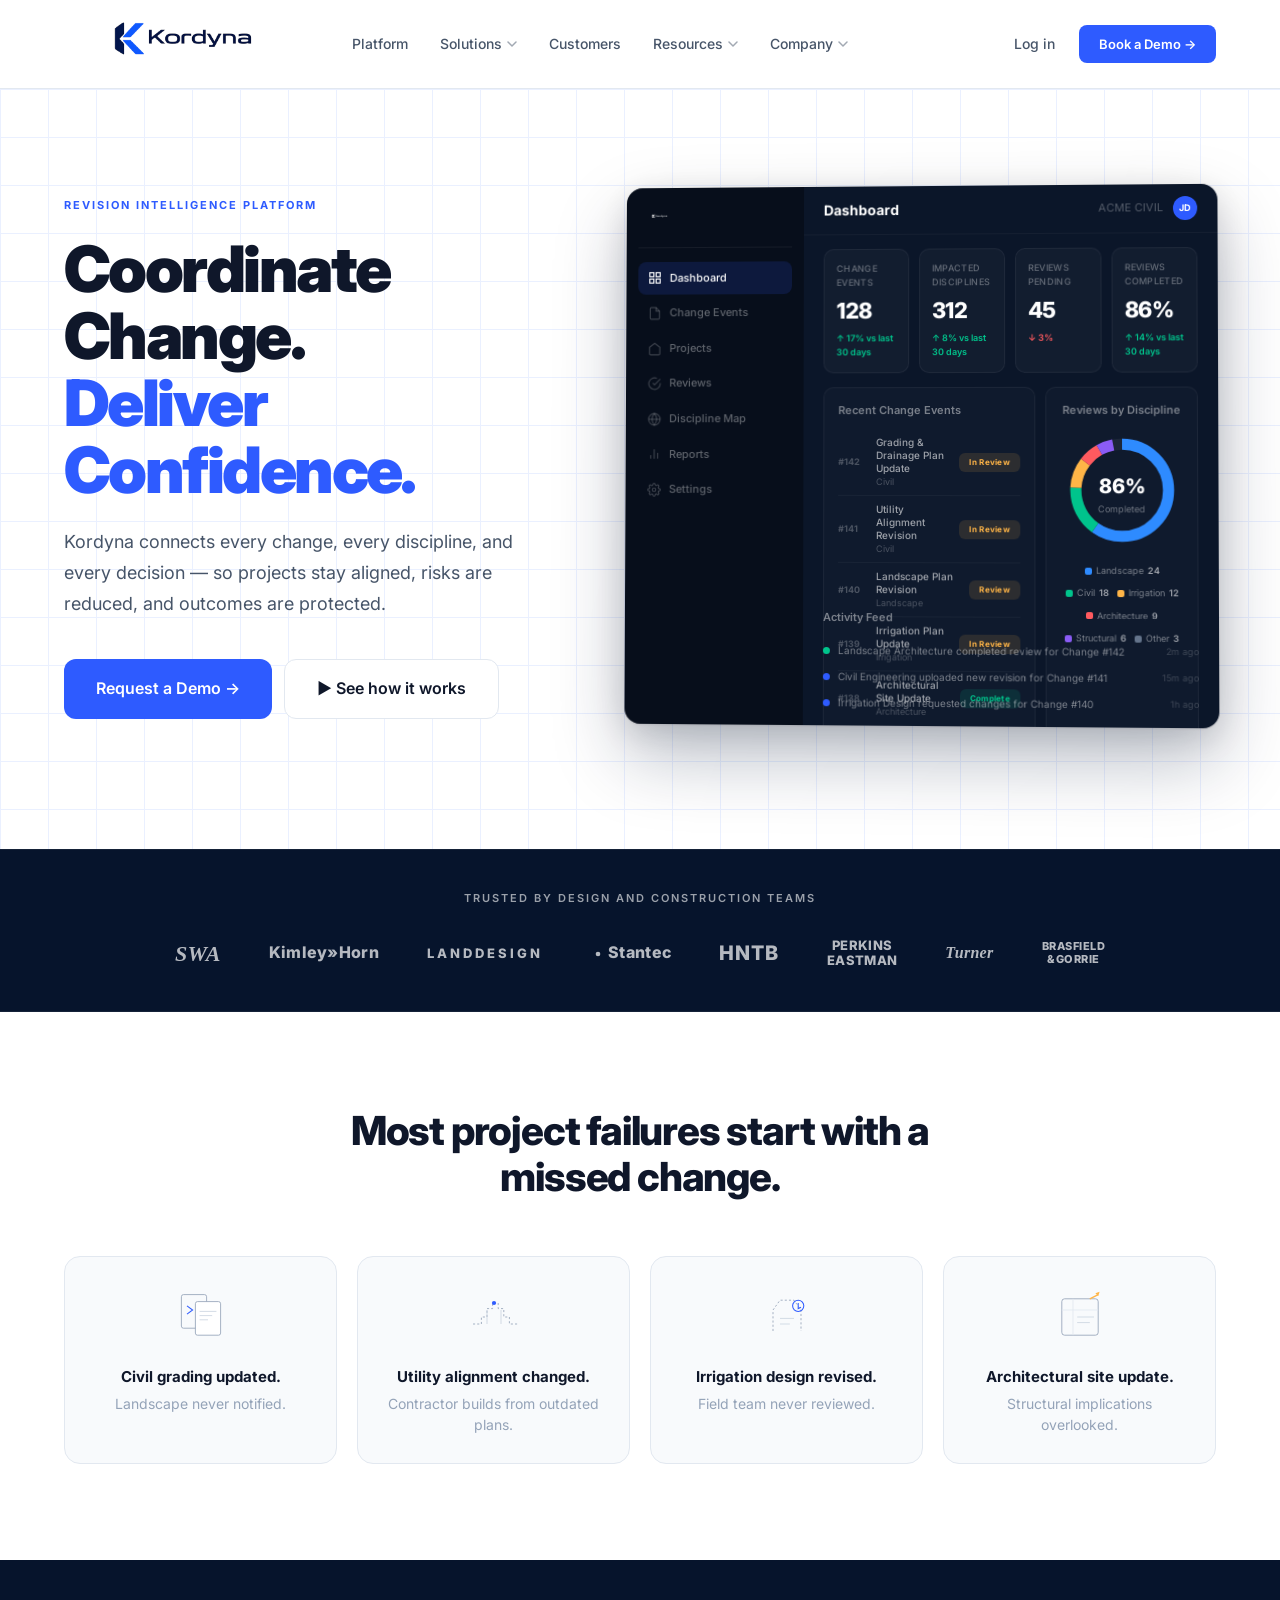
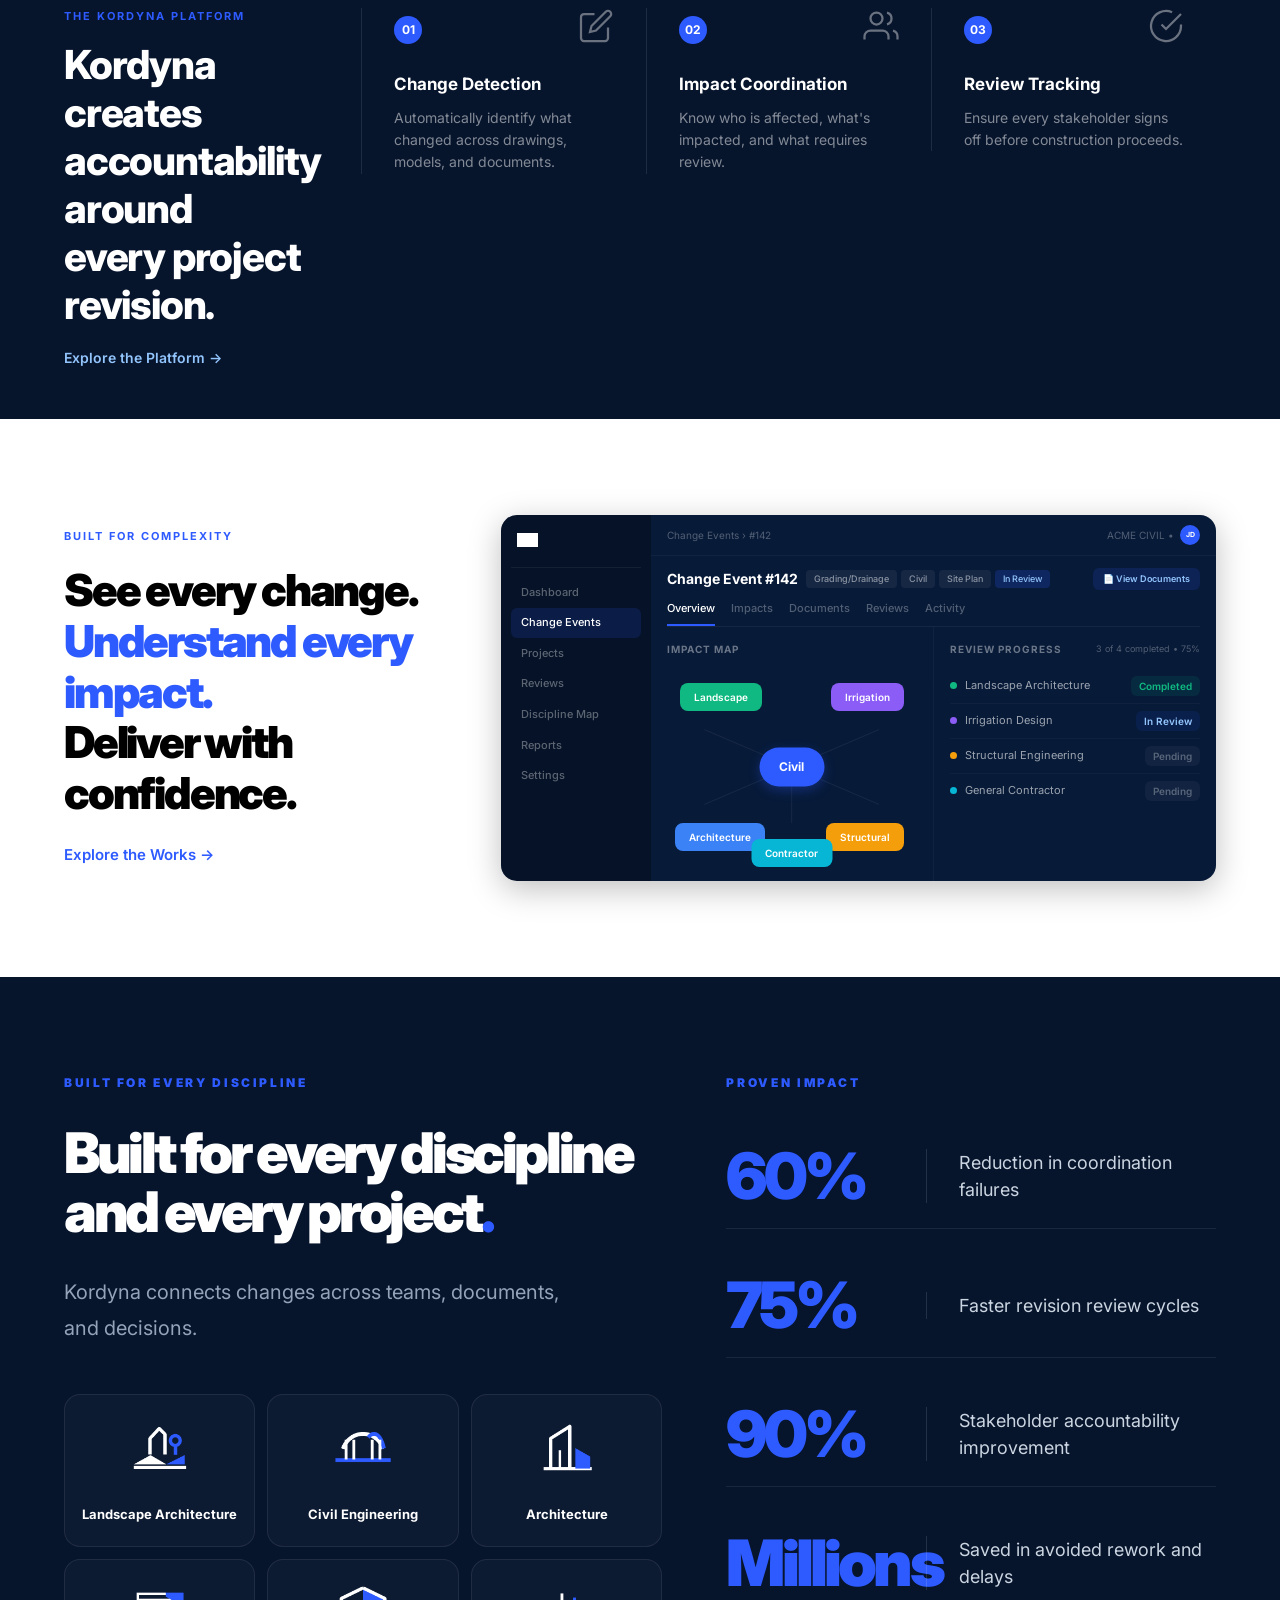
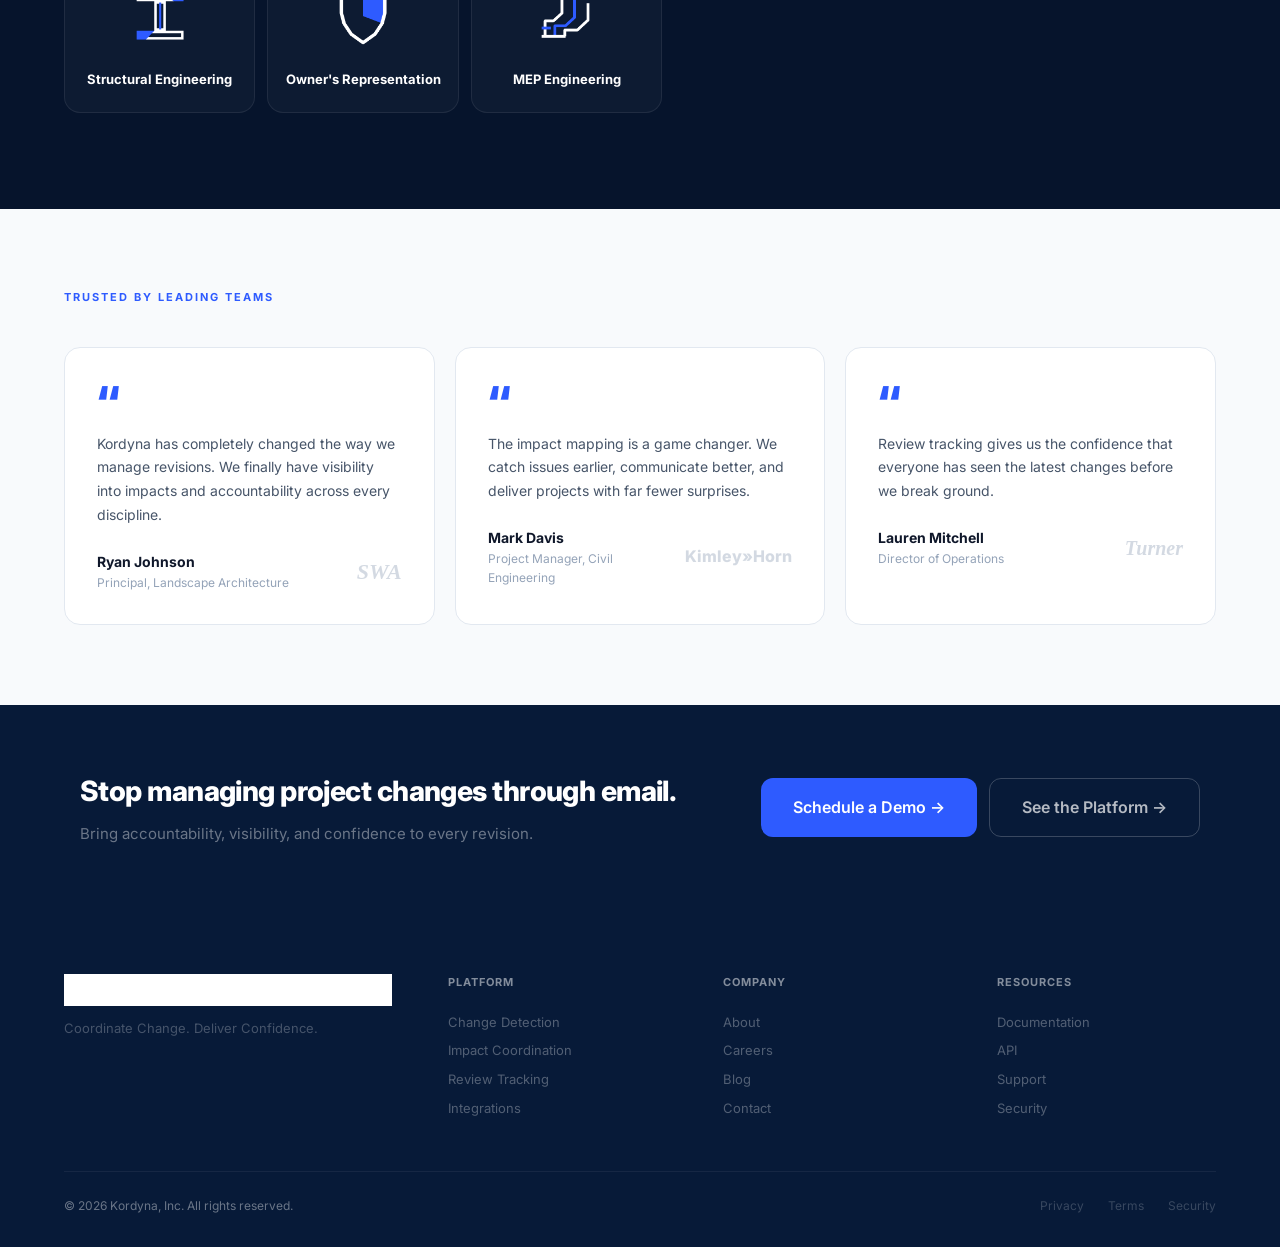
<file: static/landing.html>
<!DOCTYPE html>
<html lang="en">
<head>
  <meta charset="UTF-8">
  <meta name="viewport" content="width=device-width, initial-scale=1.0">
  <title>Kordyna — Coordinate Change. Deliver Confidence.</title>
  <link rel="preconnect" href="https://fonts.googleapis.com">
  <link href="https://fonts.googleapis.com/css2?family=Inter:wght@400;500;600;700;800;900&display=swap" rel="stylesheet">
  <link rel="stylesheet" href="/static/landing.css">
</head>
<body>

  <!-- NAV -->
  <header>
    <nav class="nav">
      <div class="nav-inner">
        <a href="/" class="nav-logo">
          <img src="/static/logo-nav.png" alt="Kordyna" class="nav-logo-img">
        </a>
        <div class="nav-links">
          <a href="#platform">Platform</a>
          <a href="#solutions">Solutions <svg width="10" height="6" viewBox="0 0 10 6" fill="none"><path d="M1 1l4 4 4-4" stroke="currentColor" stroke-width="1.5" stroke-linecap="round" stroke-linejoin="round"/></svg></a>
          <a href="#customers">Customers</a>
          <a href="#resources">Resources <svg width="10" height="6" viewBox="0 0 10 6" fill="none"><path d="M1 1l4 4 4-4" stroke="currentColor" stroke-width="1.5" stroke-linecap="round" stroke-linejoin="round"/></svg></a>
          <a href="#company">Company <svg width="10" height="6" viewBox="0 0 10 6" fill="none"><path d="M1 1l4 4 4-4" stroke="currentColor" stroke-width="1.5" stroke-linecap="round" stroke-linejoin="round"/></svg></a>
        </div>
        <div class="nav-actions">
          <a href="/app" class="nav-login">Log in</a>
          <a href="/app" class="btn btn-primary btn-nav">Book a Demo &rarr;</a>
        </div>
      </div>
    </nav>
  </header>

  <!-- HERO -->
  <section class="hero">
    <div class="container">
      <div class="hero-grid">
        <div class="hero-content">
          <div class="hero-badge">Revision Intelligence Platform</div>
          <h1>Coordinate Change.<br><span class="hero-accent">Deliver Confidence.</span></h1>
          <p class="hero-sub">Kordyna connects every change, every discipline, and every decision &mdash; so projects stay aligned, risks are reduced, and outcomes are protected.</p>
          <div class="hero-actions">
            <a href="/app" class="btn btn-primary btn-lg">Request a Demo &rarr;</a>
            <a href="#platform" class="btn btn-secondary btn-lg">&#9654; See how it works</a>
          </div>
        </div>
        <div class="hero-visual">
          <div class="dash-mock">
            <div class="dash-sidebar">
              <div class="dash-logo-sm">
                <img src="/static/logo-nav.png" alt="Kordyna" style="height:18px;filter:brightness(0) invert(1);">
              </div>
              <div class="dash-nav-item active">
                <svg width="14" height="14" viewBox="0 0 24 24" fill="none" stroke="currentColor" stroke-width="2"><rect x="3" y="3" width="7" height="7"/><rect x="14" y="3" width="7" height="7"/><rect x="3" y="14" width="7" height="7"/><rect x="14" y="14" width="7" height="7"/></svg>
                Dashboard
              </div>
              <div class="dash-nav-item">
                <svg width="14" height="14" viewBox="0 0 24 24" fill="none" stroke="currentColor" stroke-width="2"><path d="M14 2H6a2 2 0 00-2 2v16a2 2 0 002 2h12a2 2 0 002-2V8z"/><polyline points="14 2 14 8 20 8"/></svg>
                Change Events
              </div>
              <div class="dash-nav-item">
                <svg width="14" height="14" viewBox="0 0 24 24" fill="none" stroke="currentColor" stroke-width="2"><path d="M3 9l9-7 9 7v11a2 2 0 01-2 2H5a2 2 0 01-2-2z"/></svg>
                Projects
              </div>
              <div class="dash-nav-item">
                <svg width="14" height="14" viewBox="0 0 24 24" fill="none" stroke="currentColor" stroke-width="2"><path d="M22 11.08V12a10 10 0 11-5.93-9.14"/><polyline points="22 4 12 14.01 9 11.01"/></svg>
                Reviews
              </div>
              <div class="dash-nav-item">
                <svg width="14" height="14" viewBox="0 0 24 24" fill="none" stroke="currentColor" stroke-width="2"><circle cx="12" cy="12" r="10"/><line x1="2" y1="12" x2="22" y2="12"/><path d="M12 2a15.3 15.3 0 014 10 15.3 15.3 0 01-4 10 15.3 15.3 0 01-4-10 15.3 15.3 0 014-10z"/></svg>
                Discipline Map
              </div>
              <div class="dash-nav-item">
                <svg width="14" height="14" viewBox="0 0 24 24" fill="none" stroke="currentColor" stroke-width="2"><line x1="18" y1="20" x2="18" y2="10"/><line x1="12" y1="20" x2="12" y2="4"/><line x1="6" y1="20" x2="6" y2="14"/></svg>
                Reports
              </div>
              <div class="dash-nav-item">
                <svg width="14" height="14" viewBox="0 0 24 24" fill="none" stroke="currentColor" stroke-width="2"><circle cx="12" cy="12" r="3"/><path d="M19.4 15a1.65 1.65 0 00.33 1.82l.06.06a2 2 0 010 2.83 2 2 0 01-2.83 0l-.06-.06a1.65 1.65 0 00-1.82-.33 1.65 1.65 0 00-1 1.51V21a2 2 0 01-4 0v-.09A1.65 1.65 0 009 19.4a1.65 1.65 0 00-1.82.33l-.06.06a2 2 0 01-2.83-2.83l.06-.06A1.65 1.65 0 004.68 15a1.65 1.65 0 00-1.51-1H3a2 2 0 010-4h.09A1.65 1.65 0 004.6 9a1.65 1.65 0 00-.33-1.82l-.06-.06a2 2 0 012.83-2.83l.06.06A1.65 1.65 0 009 4.68a1.65 1.65 0 001-1.51V3a2 2 0 014 0v.09a1.65 1.65 0 001 1.51 1.65 1.65 0 001.82-.33l.06-.06a2 2 0 012.83 2.83l-.06.06A1.65 1.65 0 0019.4 9a1.65 1.65 0 001.51 1H21a2 2 0 010 4h-.09a1.65 1.65 0 00-1.51 1z"/></svg>
                Settings
              </div>
            </div>
            <div class="dash-main">
              <div class="dash-topbar">
                <span class="dash-topbar-title">Dashboard</span>
                <span class="dash-topbar-org">ACME CIVIL</span>
                <span class="dash-topbar-avatar">JD</span>
              </div>
              <div class="dash-stats">
                <div class="dash-stat">
                  <span class="dash-stat-label">Change Events</span>
                  <span class="dash-stat-val">128</span>
                  <span class="dash-stat-delta up">&uarr; 17% vs last 30 days</span>
                </div>
                <div class="dash-stat">
                  <span class="dash-stat-label">Impacted Disciplines</span>
                  <span class="dash-stat-val">312</span>
                  <span class="dash-stat-delta up">&uarr; 8% vs last 30 days</span>
                </div>
                <div class="dash-stat">
                  <span class="dash-stat-label">Reviews Pending</span>
                  <span class="dash-stat-val">45</span>
                  <span class="dash-stat-delta down">&darr; 3%</span>
                </div>
                <div class="dash-stat">
                  <span class="dash-stat-label">Reviews Completed</span>
                  <span class="dash-stat-val">86%</span>
                  <span class="dash-stat-delta up">&uarr; 14% vs last 30 days</span>
                </div>
              </div>
              <div class="dash-body-grid">
                <div class="dash-table">
                  <div class="dash-table-title">Recent Change Events</div>
                  <div class="dash-row">
                    <span class="dash-row-id">#142</span>
                    <span class="dash-row-name">Grading &amp; Drainage Plan Update<br><small class="dash-row-disc">Civil</small></span>
                    <span class="dash-badge badge-review">In Review</span>
                  </div>
                  <div class="dash-row">
                    <span class="dash-row-id">#141</span>
                    <span class="dash-row-name">Utility Alignment Revision<br><small class="dash-row-disc">Civil</small></span>
                    <span class="dash-badge badge-review">In Review</span>
                  </div>
                  <div class="dash-row">
                    <span class="dash-row-id">#140</span>
                    <span class="dash-row-name">Landscape Plan Revision<br><small class="dash-row-disc">Landscape</small></span>
                    <span class="dash-badge badge-review">Review</span>
                  </div>
                  <div class="dash-row">
                    <span class="dash-row-id">#139</span>
                    <span class="dash-row-name">Irrigation Plan Update<br><small class="dash-row-disc">Irrigation</small></span>
                    <span class="dash-badge badge-review">In Review</span>
                  </div>
                  <div class="dash-row">
                    <span class="dash-row-id">#138</span>
                    <span class="dash-row-name">Architectural Site Update<br><small class="dash-row-disc">Architecture</small></span>
                    <span class="dash-badge badge-complete">Complete</span>
                  </div>
                </div>
                <div class="dash-donut-panel">
                  <div class="dash-table-title">Reviews by Discipline</div>
                  <div class="dash-donut">
                    <svg viewBox="0 0 120 120" width="110" height="110">
                      <circle cx="60" cy="60" r="50" fill="none" stroke="rgba(255,255,255,.06)" stroke-width="12"/>
                      <circle cx="60" cy="60" r="50" fill="none" stroke="#2E8BFF" stroke-width="12" stroke-dasharray="188 314" stroke-dashoffset="0" transform="rotate(-90 60 60)"/>
                      <circle cx="60" cy="60" r="50" fill="none" stroke="#00C48C" stroke-width="12" stroke-dasharray="50 314" stroke-dashoffset="-188" transform="rotate(-90 60 60)"/>
                      <circle cx="60" cy="60" r="50" fill="none" stroke="#FFB547" stroke-width="12" stroke-dasharray="30 314" stroke-dashoffset="-238" transform="rotate(-90 60 60)"/>
                      <circle cx="60" cy="60" r="50" fill="none" stroke="#FF5A5F" stroke-width="12" stroke-dasharray="20 314" stroke-dashoffset="-268" transform="rotate(-90 60 60)"/>
                      <circle cx="60" cy="60" r="50" fill="none" stroke="#8B5CF6" stroke-width="12" stroke-dasharray="16 314" stroke-dashoffset="-288" transform="rotate(-90 60 60)"/>
                    </svg>
                    <div class="dash-donut-label"><span>86%</span><small>Completed</small></div>
                  </div>
                  <div class="dash-legend">
                    <span><i style="background:#2E8BFF"></i>Landscape <b>24</b></span>
                    <span><i style="background:#00C48C"></i>Civil <b>18</b></span>
                    <span><i style="background:#FFB547"></i>Irrigation <b>12</b></span>
                    <span><i style="background:#FF5A5F"></i>Architecture <b>9</b></span>
                    <span><i style="background:#8B5CF6"></i>Structural <b>6</b></span>
                    <span><i style="background:#64748B"></i>Other <b>3</b></span>
                  </div>
                </div>
              </div>
              <div class="dash-activity">
                <div class="dash-table-title">Activity Feed</div>
                <div class="dash-act-row"><span class="dash-act-dot done"></span><span>Landscape Architecture completed review for Change #142</span><span class="dash-act-time">2m ago</span></div>
                <div class="dash-act-row"><span class="dash-act-dot info"></span><span>Civil Engineering uploaded new revision for Change #141</span><span class="dash-act-time">15m ago</span></div>
                <div class="dash-act-row"><span class="dash-act-dot info"></span><span>Irrigation Design requested changes for Change #140</span><span class="dash-act-time">1h ago</span></div>
              </div>
            </div>
          </div>
        </div>
      </div>
    </div>
  </section>

  <!-- TRUSTED BY -->
  <section class="trusted" id="customers">
    <div class="container">
      <p class="trusted-label">Trusted by design and construction teams</p>
      <div class="trusted-logos">
        <span class="trust-logo" style="font-family:Georgia,serif;font-style:italic;font-size:22px">SWA</span>
        <span class="trust-logo">Kimley&raquo;Horn</span>
        <span class="trust-logo" style="letter-spacing:3px;font-size:13px">LANDDESIGN</span>
        <span class="trust-logo"><svg width="14" height="14" viewBox="0 0 24 24" fill="currentColor" style="vertical-align:middle;margin-right:3px"><circle cx="12" cy="12" r="4"/></svg>Stantec</span>
        <span class="trust-logo" style="font-size:20px;letter-spacing:1px">HNTB</span>
        <span class="trust-logo" style="font-size:13px;line-height:1.2;text-align:center">PERKINS<br>EASTMAN</span>
        <span class="trust-logo" style="font-family:Georgia,serif;font-style:italic">Turner</span>
        <span class="trust-logo" style="font-size:11px;line-height:1.2;text-align:center;letter-spacing:.5px">BRASFIELD<br>&amp;GORRIE</span>
      </div>
    </div>
  </section>

  <!-- PROBLEM -->
  <section class="problem">
    <div class="container">
      <h2 class="section-title">Most project failures start with a missed change.</h2>
      <div class="problem-grid">
        <div class="problem-card">
          <div class="problem-icon">
            <svg width="56" height="56" viewBox="0 0 80 80" fill="none" stroke="#94A3B8" stroke-width="1.2"><rect x="12" y="8" width="36" height="48" rx="3"/><rect x="32" y="18" width="36" height="48" rx="3" fill="#fff"/><path d="M38 32h24M38 38h18M38 44h12" stroke="#CBD5E1"/><path d="M20 24l8 6-8 6" stroke="#2E5BFF" stroke-width="1.5"/></svg>
          </div>
          <p class="problem-bold">Civil grading updated.</p>
          <p class="problem-dim">Landscape never notified.</p>
        </div>
        <div class="problem-card">
          <div class="problem-icon">
            <svg width="56" height="56" viewBox="0 0 80 80" fill="none" stroke="#94A3B8" stroke-width="1.2"><path d="M10 50h12v-10h8v-12h8v-8h8v8h8v12h8v10h12" stroke-dasharray="3 3"/><circle cx="40" cy="20" r="3" fill="#2E5BFF" stroke="none"/><path d="M30 50V30M50 50V30" stroke="#CBD5E1"/></svg>
          </div>
          <p class="problem-bold">Utility alignment changed.</p>
          <p class="problem-dim">Contractor builds from outdated plans.</p>
        </div>
        <div class="problem-card">
          <div class="problem-icon">
            <svg width="56" height="56" viewBox="0 0 80 80" fill="none" stroke="#94A3B8" stroke-width="1.2"><path d="M20 60V30l10-14h20l10 14v30" stroke-dasharray="3 3"/><path d="M30 42h20M30 50h14" stroke="#CBD5E1"/><circle cx="56" cy="24" r="8" fill="none" stroke="#2E5BFF" stroke-width="1.5"/><path d="M56 20v8l4-2" stroke="#2E5BFF" stroke-width="1.5"/></svg>
          </div>
          <p class="problem-bold">Irrigation design revised.</p>
          <p class="problem-dim">Field team never reviewed.</p>
        </div>
        <div class="problem-card">
          <div class="problem-icon">
            <svg width="56" height="56" viewBox="0 0 80 80" fill="none" stroke="#94A3B8" stroke-width="1.2"><rect x="14" y="14" width="52" height="52" rx="4"/><path d="M14 30h52M30 14v52" stroke="#E2E8F0"/><path d="M36 40h24M36 48h18" stroke="#CBD5E1"/><path d="M54 14l12-6" stroke="#FFB547" stroke-width="2"/><polygon points="62,6 68,4 66,10 62,6" fill="#FFB547" stroke="none"/></svg>
          </div>
          <p class="problem-bold">Architectural site update.</p>
          <p class="problem-dim">Structural implications overlooked.</p>
        </div>
      </div>
    </div>
  </section>

  <!-- SOLUTION -->
  <section class="solution" id="platform">
    <div class="container">
      <div class="solution-layout">
        <div class="solution-header">
          <span class="section-label">The Kordyna Platform</span>
          <h2 class="section-title-left">Kordyna creates<br>accountability around<br>every project revision.</h2>
          <a href="/app" class="link-arrow">Explore the Platform &rarr;</a>
        </div>
        <div class="solution-card">
          <div class="solution-top">
            <div class="solution-number">01</div>
            <div class="solution-icon">
              <svg width="36" height="36" viewBox="0 0 24 24" fill="none" stroke="#475569" stroke-width="1.5"><path d="M11 4H4a2 2 0 00-2 2v14a2 2 0 002 2h14a2 2 0 002-2v-7"/><path d="M18.5 2.5a2.121 2.121 0 013 3L12 15l-4 1 1-4 9.5-9.5z"/></svg>
            </div>
          </div>
          <h3>Change Detection</h3>
          <p>Automatically identify what changed across drawings, models, and documents.</p>
        </div>
        <div class="solution-card">
          <div class="solution-top">
            <div class="solution-number">02</div>
            <div class="solution-icon">
              <svg width="36" height="36" viewBox="0 0 24 24" fill="none" stroke="#475569" stroke-width="1.5"><path d="M17 21v-2a4 4 0 00-4-4H5a4 4 0 00-4 4v2"/><circle cx="9" cy="7" r="4"/><path d="M23 21v-2a4 4 0 00-3-3.87"/><path d="M16 3.13a4 4 0 010 7.75"/></svg>
            </div>
          </div>
          <h3>Impact Coordination</h3>
          <p>Know who is affected, what's impacted, and what requires review.</p>
        </div>
        <div class="solution-card">
          <div class="solution-top">
            <div class="solution-number">03</div>
            <div class="solution-icon">
              <svg width="36" height="36" viewBox="0 0 24 24" fill="none" stroke="#475569" stroke-width="1.5"><path d="M22 11.08V12a10 10 0 11-5.93-9.14"/><polyline points="22,4 12,14.01 9,11.01"/></svg>
            </div>
          </div>
          <h3>Review Tracking</h3>
          <p>Ensure every stakeholder signs off before construction proceeds.</p>
        </div>
      </div>
    </div>
  </section>

  <!-- BUILT FOR COMPLEXITY -->
  <section class="walkthrough" id="solutions">
    <div class="container">
      <div class="walk-grid">
        <div class="walk-content">
          <span class="walk-label">Built for Complexity</span>
          <h2 class="walk-title">See every change.<br><span class="text-blue">Understand every impact.</span><br>Deliver with confidence.</h2>
          <a href="/app" class="walk-link">Explore the Works &rarr;</a>
        </div>
        <div class="walk-visual">
          <div class="walk-mock">
            <div class="walk-mock-nav">
              <div class="walk-mock-logo">
                <img src="/static/logo.png" alt="K" style="height:14px;filter:brightness(0) invert(1);">
              </div>
              <div class="wmn-links">
                <span>Dashboard</span>
                <span class="active">Change Events</span>
                <span>Projects</span>
                <span>Reviews</span>
                <span>Discipline Map</span>
                <span>Reports</span>
                <span>Settings</span>
              </div>
            </div>
            <div class="walk-mock-main">
              <div class="walk-mock-topbar">
                <span class="wmt-breadcrumb">Change Events &rsaquo; #142</span>
                <span class="wmt-right">ACME CIVIL &bull; <span class="wmt-avatar">JD</span></span>
              </div>
              <div class="walk-mock-header">
                <div class="wmh-title-row">
                  <span class="wmh-title">Change Event #142</span>
                  <span class="wmh-tags">
                    <span class="wmh-tag">Grading/Drainage</span>
                    <span class="wmh-tag">Civil</span>
                    <span class="wmh-tag">Site Plan</span>
                    <span class="wmh-tag tag-review">In Review</span>
                  </span>
                  <span class="wmh-btn">&#128196; View Documents</span>
                </div>
                <div class="wmh-tabs">
                  <span class="active">Overview</span>
                  <span>Impacts</span>
                  <span>Documents</span>
                  <span>Reviews</span>
                  <span>Activity</span>
                </div>
              </div>
              <div class="walk-mock-body">
                <div class="wmb-map">
                  <div class="wmb-map-label">Impact Map</div>
                  <div class="wmb-map-canvas">
                    <svg class="wmb-lines" viewBox="0 0 400 200">
                      <line x1="200" y1="100" x2="60" y2="40" stroke="rgba(255,255,255,.1)" stroke-width="1"/>
                      <line x1="200" y1="100" x2="340" y2="40" stroke="rgba(255,255,255,.1)" stroke-width="1"/>
                      <line x1="200" y1="100" x2="60" y2="160" stroke="rgba(255,255,255,.1)" stroke-width="1"/>
                      <line x1="200" y1="100" x2="340" y2="160" stroke="rgba(255,255,255,.1)" stroke-width="1"/>
                      <line x1="200" y1="100" x2="200" y2="190" stroke="rgba(255,255,255,.1)" stroke-width="1"/>
                    </svg>
                    <div class="wm-node wm-center">Civil</div>
                    <div class="wm-node" style="left:5%;top:8%;background:#10B981">Landscape</div>
                    <div class="wm-node" style="right:5%;top:8%;background:#8B5CF6">Irrigation</div>
                    <div class="wm-node" style="left:3%;bottom:8%;background:#3B82F6">Architecture</div>
                    <div class="wm-node" style="right:5%;bottom:8%;background:#F59E0B">Structural</div>
                    <div class="wm-node" style="left:50%;bottom:0;transform:translateX(-50%);background:#06B6D4">Contractor</div>
                  </div>
                </div>
                <div class="wmb-reviews">
                  <div class="wmb-reviews-header">
                    <span class="wmb-reviews-title">Review Progress</span>
                    <span class="wmb-reviews-meta">3 of 4 completed &bull; 75%</span>
                  </div>
                  <div class="wmb-review-row">
                    <span class="wmb-r-dot" style="background:#10B981"></span>
                    <span>Landscape Architecture</span>
                    <span class="wmb-r-status done">Completed</span>
                  </div>
                  <div class="wmb-review-row">
                    <span class="wmb-r-dot" style="background:#8B5CF6"></span>
                    <span>Irrigation Design</span>
                    <span class="wmb-r-status active">In Review</span>
                  </div>
                  <div class="wmb-review-row">
                    <span class="wmb-r-dot" style="background:#F59E0B"></span>
                    <span>Structural Engineering</span>
                    <span class="wmb-r-status pending">Pending</span>
                  </div>
                  <div class="wmb-review-row">
                    <span class="wmb-r-dot" style="background:#06B6D4"></span>
                    <span>General Contractor</span>
                    <span class="wmb-r-status pending">Pending</span>
                  </div>
                </div>
              </div>
            </div>
          </div>
        </div>
      </div>
    </div>
  </section>

  <!-- DISCIPLINES + METRICS -->
  <section class="disc-metrics">
    <div class="container">
      <div class="disc-metrics-grid">
        <div class="disc-side">
          <span class="section-label-light">Built for Every Discipline</span>
          <h2 class="disc-title">Built for every discipline and every project<span class="text-blue">.</span></h2>
          <p class="disc-sub">Kordyna connects changes across teams, documents, and decisions.</p>
          <div class="disc-grid">
            <div class="disc-card"><div class="disc-icon"><img src="/static/icons/landscape_architecture.png" alt="Landscape Architecture"></div><span>Landscape Architecture</span></div>
            <div class="disc-card"><div class="disc-icon"><img src="/static/icons/civil_engineering.png" alt="Civil Engineering"></div><span>Civil Engineering</span></div>
            <div class="disc-card"><div class="disc-icon"><img src="/static/icons/architecture.png" alt="Architecture"></div><span>Architecture</span></div>
            <div class="disc-card"><div class="disc-icon"><img src="/static/icons/structural_engineering.png" alt="Structural Engineering"></div><span>Structural Engineering</span></div>
            <div class="disc-card"><div class="disc-icon"><img src="/static/icons/owners_representation.png" alt="Owner's Representation"></div><span>Owner's Representation</span></div>
            <div class="disc-card"><div class="disc-icon"><img src="/static/icons/mep_engineering.png" alt="MEP Engineering"></div><span>MEP Engineering</span></div>
          </div>
        </div>
        <div class="metrics-side">
          <span class="section-label-light">Proven Impact</span>
          <div class="metrics-stack">
            <div class="metric-card"><span class="metric-val">60%</span><span class="metric-desc">Reduction in coordination failures</span></div>
            <div class="metric-card"><span class="metric-val">75%</span><span class="metric-desc">Faster revision review cycles</span></div>
            <div class="metric-card"><span class="metric-val">90%</span><span class="metric-desc">Stakeholder accountability improvement</span></div>
            <div class="metric-card"><span class="metric-val">Millions</span><span class="metric-desc">Saved in avoided rework and delays</span></div>
          </div>
        </div>
      </div>
    </div>
  </section>

  <!-- TESTIMONIALS -->
  <section class="testimonials">
    <div class="container">
      <span class="section-label">Trusted by Leading Teams</span>
      <div class="test-grid">
        <div class="test-card">
          <div class="test-quote">&ldquo;</div>
          <p>Kordyna has completely changed the way we manage revisions. We finally have visibility into impacts and accountability across every discipline.</p>
          <div class="test-author">
            <div>
              <div class="test-name">Ryan Johnson</div>
              <div class="test-role">Principal, Landscape Architecture</div>
            </div>
            <span class="test-company" style="font-family:Georgia,serif;font-style:italic;font-size:22px">SWA</span>
          </div>
        </div>
        <div class="test-card">
          <div class="test-quote">&ldquo;</div>
          <p>The impact mapping is a game changer. We catch issues earlier, communicate better, and deliver projects with far fewer surprises.</p>
          <div class="test-author">
            <div>
              <div class="test-name">Mark Davis</div>
              <div class="test-role">Project Manager, Civil Engineering</div>
            </div>
            <span class="test-company">Kimley&raquo;Horn</span>
          </div>
        </div>
        <div class="test-card">
          <div class="test-quote">&ldquo;</div>
          <p>Review tracking gives us the confidence that everyone has seen the latest changes before we break ground.</p>
          <div class="test-author">
            <div>
              <div class="test-name">Lauren Mitchell</div>
              <div class="test-role">Director of Operations</div>
            </div>
            <span class="test-company" style="font-family:Georgia,serif;font-style:italic;font-size:20px">Turner</span>
          </div>
        </div>
      </div>
    </div>
  </section>

  <!-- FINAL CTA -->
  <section class="final-cta">
    <div class="container-full">
      <div class="cta-bar">
        <div class="cta-text">
          <h2>Stop managing project changes through email.</h2>
          <p>Bring accountability, visibility, and confidence to every revision.</p>
        </div>
        <div class="cta-actions">
          <a href="/app" class="btn btn-primary btn-lg">Schedule a Demo &rarr;</a>
          <a href="/app" class="btn btn-ghost-white btn-lg">See the Platform &rarr;</a>
        </div>
      </div>
    </div>
  </section>

  <!-- FOOTER -->
  <footer>
    <div class="container">
      <div class="footer-grid">
        <div class="footer-brand">
          <img src="/static/logo.png" alt="Kordyna" style="height:32px;filter:brightness(0) invert(1);">
          <p>Coordinate Change. Deliver Confidence.</p>
        </div>
        <div class="footer-col">
          <h4>Platform</h4>
          <a href="#">Change Detection</a>
          <a href="#">Impact Coordination</a>
          <a href="#">Review Tracking</a>
          <a href="#">Integrations</a>
        </div>
        <div class="footer-col">
          <h4>Company</h4>
          <a href="#">About</a>
          <a href="#">Careers</a>
          <a href="#">Blog</a>
          <a href="#">Contact</a>
        </div>
        <div class="footer-col">
          <h4>Resources</h4>
          <a href="#">Documentation</a>
          <a href="#">API</a>
          <a href="#">Support</a>
          <a href="#">Security</a>
        </div>
      </div>
      <div class="footer-bottom">
        <span>&copy; 2026 Kordyna, Inc. All rights reserved.</span>
        <div class="footer-legal">
          <a href="#">Privacy</a>
          <a href="#">Terms</a>
          <a href="#">Security</a>
        </div>
      </div>
    </div>
  </footer>

</body>
</html>
</file>
<file: static/landing.css>
*, *::before, *::after { box-sizing: border-box; margin: 0; padding: 0; }

:root {
  --navy: #071A38;
  --navy-deep: #06142C;
  --blue: #2E5BFF;
  --blue-hover: #2450F0;
  --text-headline: #0F172A;
  --text-body: #475569;
  --text-muted: #94A3B8;
  --border: #E2E8F0;
  --bg: #FFFFFF;
  --surface: #F8FAFC;
  --success: #00C48C;
  --warning: #FFB547;
  --danger: #FF5A5F;
}

body {
  font-family: 'Inter', -apple-system, BlinkMacSystemFont, sans-serif;
  color: var(--text-headline);
  background: var(--bg);
  line-height: 1.6;
  -webkit-font-smoothing: antialiased;
}

.container { max-width: 1440px; margin: 0 auto; padding: 0 64px; }
.container-full { width: 100%; }

/* ── NAV ───────────────────────────────────────────────────────── */
header {
  position: sticky;
  top: 0;
  z-index: 100;
  background: rgba(255,255,255,.92);
  backdrop-filter: blur(16px);
  -webkit-backdrop-filter: blur(16px);
  border-bottom: 1px solid var(--border);
}
.nav-inner {
  max-width: 1440px;
  margin: 0 auto;
  padding: 0 64px;
  height: 88px;
  display: flex;
  align-items: center;
  gap: 48px;
}
.nav-logo {
  display: flex;
  align-items: center;
  text-decoration: none;
  flex-shrink: 0;
  align-self: center;
}
.nav-logo-img { width: 240px; height: auto; }
.nav-links { display: flex; gap: 32px; flex: 1; }
.nav-links a {
  text-decoration: none;
  font-size: 14px;
  font-weight: 500;
  color: var(--text-body);
  transition: color .2s;
  display: inline-flex;
  align-items: center;
  gap: 5px;
}
.nav-links a:hover { color: var(--text-headline); }
.nav-links a svg { opacity: .5; }
.nav-actions { display: flex; align-items: center; gap: 24px; }
.nav-login { font-size: 14px; font-weight: 500; color: var(--text-body); text-decoration: none; }
.nav-login:hover { color: var(--text-headline); }

/* ── BUTTONS ───────────────────────────────────────────────────── */
.btn {
  display: inline-flex;
  align-items: center;
  gap: 8px;
  padding: 10px 22px;
  border-radius: 10px;
  font-size: 14px;
  font-weight: 600;
  text-decoration: none;
  border: none;
  cursor: pointer;
  transition: all .2s;
  font-family: inherit;
  white-space: nowrap;
}
.btn-primary { background: var(--blue); color: #fff; }
.btn-primary:hover { background: var(--blue-hover); box-shadow: 0 8px 24px rgba(46,91,255,.2); }
.btn-secondary { background: var(--bg); color: var(--text-headline); border: 1px solid var(--border); }
.btn-secondary:hover { border-color: #CBD5E1; }
.btn-ghost-white { background: transparent; color: rgba(255,255,255,.7); border: 1px solid rgba(255,255,255,.2); }
.btn-ghost-white:hover { background: rgba(255,255,255,.06); color: #fff; }
.btn-lg { padding: 16px 32px; font-size: 16px; border-radius: 12px; }
.btn-nav { padding: 9px 20px; font-size: 13px; border-radius: 8px; }

/* ── HERO ──────────────────────────────────────────────────────── */
.hero {
  padding: 96px 0 64px;
  overflow: hidden;
  position: relative;
  min-height: 760px;
  background:
    linear-gradient(to right, #EAF0FF 1px, transparent 1px),
    linear-gradient(to bottom, #EAF0FF 1px, transparent 1px),
    #fff;
  background-size: 48px 48px;
}
.hero::before {
  content: '';
  position: absolute;
  inset: 0;
  background:
    linear-gradient(to right, #EAF0FF 1px, transparent 1px),
    linear-gradient(to bottom, #EAF0FF 1px, transparent 1px);
  background-size: 48px 48px;
  opacity: .35;
  pointer-events: none;
}
.hero > .container { position: relative; z-index: 1; }
.hero-grid {
  display: grid;
  grid-template-columns: 1fr 1.2fr;
  gap: 64px;
  align-items: center;
}
.hero-badge {
  display: inline-block;
  font-size: 11px;
  font-weight: 700;
  text-transform: uppercase;
  letter-spacing: 2px;
  color: var(--blue);
  margin-bottom: 20px;
}
.hero h1 {
  font-size: 64px;
  font-weight: 900;
  line-height: 1.05;
  letter-spacing: -0.04em;
  color: var(--text-headline);
  margin-bottom: 24px;
}
.hero-accent { color: var(--blue); }
.hero-sub {
  font-size: 18px;
  line-height: 1.7;
  color: var(--text-body);
  margin-bottom: 40px;
  max-width: 480px;
}
.hero-actions { display: flex; gap: 12px; flex-wrap: wrap; }

/* ── Dashboard mock in hero ───────────────────────────────────── */
.hero-visual { perspective: 1200px; }
.dash-mock {
  background: #0B1629;
  border-radius: 16px;
  overflow: hidden;
  display: grid;
  grid-template-columns: 180px 1fr;
  height: 540px;
  box-shadow:
    0 1px 2px rgba(0,0,0,.08),
    0 8px 32px rgba(0,0,0,.12),
    0 32px 72px rgba(7,26,56,.28);
  transform: rotateY(-2deg) rotateX(1deg);
  font-size: 11px;
}
.dash-sidebar {
  background: rgba(0,0,0,.35);
  padding: 16px 12px;
  display: flex;
  flex-direction: column;
  gap: 2px;
}
.dash-logo-sm {
  padding: 4px 8px 16px;
  border-bottom: 1px solid rgba(255,255,255,.06);
  margin-bottom: 12px;
}
.dash-nav-item {
  padding: 8px 10px;
  border-radius: 8px;
  font-size: 11px;
  color: rgba(255,255,255,.35);
  font-weight: 500;
  display: flex;
  align-items: center;
  gap: 8px;
}
.dash-nav-item svg { opacity: .6; }
.dash-nav-item.active {
  background: rgba(46,91,255,.15);
  color: #fff;
}
.dash-nav-item.active svg { opacity: 1; }
.dash-main { padding: 0; overflow: hidden; display: flex; flex-direction: column; }
.dash-topbar {
  display: flex;
  align-items: center;
  gap: 10px;
  padding: 12px 20px;
  border-bottom: 1px solid rgba(255,255,255,.04);
  font-size: 11px;
  color: rgba(255,255,255,.3);
}
.dash-topbar-title {
  font-size: 14px;
  font-weight: 700;
  color: #fff;
  flex: 1;
}
.dash-topbar-avatar {
  width: 24px; height: 24px;
  border-radius: 50%;
  background: var(--blue);
  color: #fff;
  display: flex; align-items: center; justify-content: center;
  font-size: 9px; font-weight: 700;
}
.dash-stats {
  display: grid;
  grid-template-columns: repeat(4, 1fr);
  gap: 10px;
  padding: 14px 20px;
}
.dash-stat {
  background: rgba(255,255,255,.03);
  border: 1px solid rgba(255,255,255,.05);
  border-radius: 10px;
  padding: 12px;
  display: flex;
  flex-direction: column;
  gap: 3px;
}
.dash-stat-label { font-size: 9px; color: rgba(255,255,255,.35); font-weight: 500; text-transform: uppercase; letter-spacing: .3px; }
.dash-stat-val { font-size: 22px; font-weight: 800; color: #fff; letter-spacing: -.02em; }
.dash-stat-delta { font-size: 9px; font-weight: 600; }
.dash-stat-delta.up { color: var(--success); }
.dash-stat-delta.down { color: var(--danger); }

.dash-body-grid { display: grid; grid-template-columns: 1.4fr 1fr; padding: 0 20px; gap: 10px; flex: 1; min-height: 0; }
.dash-table {
  background: rgba(255,255,255,.02);
  border: 1px solid rgba(255,255,255,.05);
  border-radius: 10px;
  padding: 14px;
}
.dash-table-title { font-size: 11px; font-weight: 600; color: rgba(255,255,255,.45); margin-bottom: 10px; }
.dash-row {
  display: flex;
  align-items: center;
  gap: 8px;
  padding: 7px 0;
  border-bottom: 1px solid rgba(255,255,255,.04);
  font-size: 10px;
  color: rgba(255,255,255,.6);
}
.dash-row:last-child { border: none; }
.dash-row-id { color: rgba(255,255,255,.25); font-weight: 700; width: 30px; font-size: 9px; }
.dash-row-name { flex: 1; font-weight: 500; line-height: 1.3; }
.dash-row-disc { color: rgba(255,255,255,.25); font-weight: 400; font-size: 9px; }
.dash-badge {
  padding: 3px 10px;
  border-radius: 6px;
  font-size: 8px;
  font-weight: 700;
  letter-spacing: .3px;
  white-space: nowrap;
}
.badge-review { background: rgba(255,181,71,.12); color: var(--warning); }
.badge-complete { background: rgba(0,196,140,.12); color: var(--success); }

.dash-donut-panel {
  background: rgba(255,255,255,.02);
  border: 1px solid rgba(255,255,255,.05);
  border-radius: 10px;
  padding: 14px;
  display: flex;
  flex-direction: column;
  align-items: center;
}
.dash-donut { position: relative; margin: 6px 0; }
.dash-donut-label {
  position: absolute;
  inset: 0;
  display: flex;
  flex-direction: column;
  align-items: center;
  justify-content: center;
  color: #fff;
}
.dash-donut-label span { font-size: 20px; font-weight: 800; }
.dash-donut-label small { font-size: 9px; color: rgba(255,255,255,.4); }
.dash-legend {
  display: flex;
  gap: 8px;
  flex-wrap: wrap;
  justify-content: center;
  margin-top: 6px;
}
.dash-legend span {
  font-size: 9px;
  color: rgba(255,255,255,.45);
  display: flex;
  align-items: center;
  gap: 4px;
}
.dash-legend span b { color: rgba(255,255,255,.6); font-weight: 600; }
.dash-legend i { width: 7px; height: 7px; border-radius: 2px; display: inline-block; }

.dash-activity { padding: 10px 20px; }
.dash-activity .dash-table-title { margin-top: 4px; }
.dash-act-row {
  display: flex;
  align-items: center;
  gap: 8px;
  padding: 5px 0;
  font-size: 10px;
  color: rgba(255,255,255,.45);
}
.dash-act-dot { width: 7px; height: 7px; border-radius: 50%; flex-shrink: 0; }
.dash-act-dot.done { background: var(--success); }
.dash-act-dot.info { background: var(--blue); }
.dash-act-time { margin-left: auto; color: rgba(255,255,255,.2); font-size: 9px; }

/* ── TRUSTED ──────────────────────────────────────────────────── */
.trusted {
  padding: 40px 0;
  background: var(--navy-deep);
  border-top: 1px solid rgba(255,255,255,.06);
  border-bottom: 1px solid rgba(255,255,255,.06);
}
.trusted-label {
  text-align: center;
  font-size: 11px;
  font-weight: 600;
  text-transform: uppercase;
  letter-spacing: 2px;
  color: rgba(255,255,255,.6);
  margin-bottom: 28px;
}
.trusted-logos {
  display: flex;
  justify-content: center;
  align-items: center;
  gap: 48px;
  flex-wrap: wrap;
}
.trust-logo {
  font-size: 16px;
  font-weight: 800;
  color: #fff;
  opacity: .7;
  letter-spacing: .3px;
}

/* ── SECTION HELPERS ──────────────────────────────────────────── */
.section-label {
  display: block;
  font-size: 11px;
  font-weight: 700;
  text-transform: uppercase;
  letter-spacing: 2px;
  color: var(--blue);
  margin-bottom: 16px;
}
.section-title {
  font-size: 40px;
  font-weight: 800;
  text-align: center;
  letter-spacing: -0.03em;
  color: var(--text-headline);
  margin-bottom: 56px;
  max-width: 680px;
  margin-left: auto;
  margin-right: auto;
  line-height: 1.15;
}
.section-title-left {
  font-size: 40px;
  font-weight: 800;
  letter-spacing: -0.03em;
  color: var(--text-headline);
  margin-bottom: 16px;
  line-height: 1.2;
}
.link-arrow {
  font-size: 14px;
  font-weight: 600;
  color: var(--blue);
  text-decoration: none;
  display: inline-block;
  transition: gap .2s;
}
.link-arrow:hover { text-decoration: underline; }
.section-label-light {
  display: block;
  font-size: 11px;
  font-weight: 700;
  text-transform: uppercase;
  letter-spacing: 2px;
  color: rgba(255,255,255,.4);
  margin-bottom: 20px;
}
.link-arrow-light {
  font-size: 14px;
  font-weight: 600;
  color: #93C5FD;
  text-decoration: none;
}
.link-arrow-light:hover { text-decoration: underline; }

/* ── PROBLEM ──────────────────────────────────────────────────── */
.problem { padding: 96px 0; }
.problem-grid {
  display: grid;
  grid-template-columns: repeat(4, 1fr);
  gap: 20px;
}
.problem-card {
  background: var(--surface);
  border: 1px solid var(--border);
  border-radius: 16px;
  padding: 32px 24px 28px;
  text-align: center;
  transition: all .2s;
}
.problem-card:hover { border-color: var(--blue); box-shadow: 0 8px 24px rgba(46,91,255,.06); }
.problem-icon { margin-bottom: 20px; height: 56px; display: flex; align-items: center; justify-content: center; }
.problem-bold { font-size: 15px; font-weight: 700; color: var(--text-headline); margin-bottom: 4px; }
.problem-dim { font-size: 14px; color: var(--text-muted); line-height: 1.5; }

/* ── SOLUTION ─────────────────────────────────────────────────── */
.solution {
  padding: 48px 0;
  background: var(--navy-deep);
  color: #fff;
}
.solution .section-label { color: var(--blue); }
.solution .section-title-left { color: #fff; }
.solution .link-arrow { color: #93C5FD; }
.solution-layout {
  display: grid;
  grid-template-columns: 1fr 1fr 1fr 1fr;
  gap: 0;
  align-items: start;
  max-width: 1200px;
  margin: 0 auto;
}
.solution-header { padding-right: 40px; }
.solution-card {
  padding: 0 32px;
  border-left: 1px solid rgba(255,255,255,.1);
}
.solution-top { display: flex; align-items: center; justify-content: space-between; margin-bottom: 20px; }
.solution-number {
  display: inline-flex;
  align-items: center;
  justify-content: center;
  width: 28px;
  height: 28px;
  border-radius: 50%;
  background: var(--blue);
  color: #fff;
  font-size: 12px;
  font-weight: 700;
}
.solution-icon { opacity: .4; }
.solution-icon svg { stroke: #fff; }
.solution-card h3 { font-size: 17px; font-weight: 700; color: #fff; margin-bottom: 8px; }
.solution-card p { font-size: 14px; color: rgba(255,255,255,.5); line-height: 1.6; }

/* ── WALKTHROUGH ──────────────────────────────────────────────── */
.walkthrough {
  padding: 96px 0;
  background: #fff;
  color: var(--text-headline);
}
.walk-grid {
  display: grid;
  grid-template-columns: .8fr 1.5fr;
  gap: 56px;
  align-items: center;
}
.walk-content { max-width: 480px; }
.walk-label {
  display: block;
  font-size: 11px;
  font-weight: 700;
  text-transform: uppercase;
  letter-spacing: 2px;
  color: var(--blue);
  margin-bottom: 20px;
}
.walk-title {
  font-size: 44px;
  font-weight: 900;
  letter-spacing: -0.05em;
  line-height: 1.15;
  color: #000;
  margin-bottom: 24px;
}
.walk-link {
  font-size: 15px;
  font-weight: 600;
  color: var(--blue);
  text-decoration: none;
}
.walk-link:hover { text-decoration: underline; }

/* Walk mock — change event detail view */
.walk-mock {
  background: var(--navy);
  border-radius: 16px;
  overflow: hidden;
  display: grid;
  grid-template-columns: 150px 1fr;
  box-shadow: 0 8px 32px rgba(0,0,0,.25);
  font-size: 11px;
}
.walk-mock-nav {
  background: rgba(0,0,0,.3);
  padding: 14px 10px;
}
.walk-mock-logo {
  padding: 4px 6px 14px;
  border-bottom: 1px solid rgba(255,255,255,.06);
  margin-bottom: 10px;
}
.wmn-links { display: flex; flex-direction: column; gap: 1px; }
.wmn-links span {
  padding: 6px 10px;
  border-radius: 6px;
  font-size: 11px;
  color: rgba(255,255,255,.35);
  font-weight: 500;
}
.wmn-links span.active { background: rgba(46,91,255,.15); color: #fff; }
.walk-mock-main { display: flex; flex-direction: column; }

.walk-mock-topbar {
  display: flex;
  justify-content: space-between;
  align-items: center;
  padding: 10px 16px;
  border-bottom: 1px solid rgba(255,255,255,.04);
  font-size: 10px;
  color: rgba(255,255,255,.3);
}
.wmt-right { display: flex; align-items: center; gap: 6px; }
.wmt-avatar {
  width: 20px; height: 20px;
  border-radius: 50%;
  background: var(--blue);
  color: #fff;
  display: inline-flex; align-items: center; justify-content: center;
  font-size: 7px; font-weight: 700;
}

.walk-mock-header { padding: 12px 16px 0; }
.wmh-title-row {
  display: flex;
  align-items: center;
  gap: 8px;
  flex-wrap: wrap;
  margin-bottom: 10px;
}
.wmh-title { font-size: 14px; font-weight: 700; color: #fff; }
.wmh-tags { display: flex; gap: 4px; flex-wrap: wrap; }
.wmh-tag {
  padding: 2px 8px;
  border-radius: 4px;
  font-size: 9px;
  font-weight: 500;
  background: rgba(255,255,255,.06);
  color: rgba(255,255,255,.5);
}
.wmh-tag.tag-review {
  background: rgba(46,91,255,.2);
  color: #93C5FD;
}
.wmh-btn {
  margin-left: auto;
  padding: 4px 10px;
  border-radius: 6px;
  font-size: 9px;
  font-weight: 600;
  background: rgba(46,91,255,.15);
  color: #93C5FD;
}
.wmh-tabs {
  display: flex;
  gap: 16px;
  font-size: 11px;
  color: rgba(255,255,255,.3);
  font-weight: 500;
  border-bottom: 1px solid rgba(255,255,255,.06);
  padding-bottom: 8px;
}
.wmh-tabs span.active {
  color: #fff;
  border-bottom: 2px solid var(--blue);
  padding-bottom: 6px;
  margin-bottom: -8px;
}

.walk-mock-body {
  display: grid;
  grid-template-columns: 1fr 1fr;
  flex: 1;
}
.wmb-map {
  padding: 14px 16px;
  border-right: 1px solid rgba(255,255,255,.04);
}
.wmb-map-label {
  font-size: 10px;
  font-weight: 700;
  color: rgba(255,255,255,.4);
  margin-bottom: 10px;
  text-transform: uppercase;
  letter-spacing: 1px;
}
.wmb-map-canvas {
  position: relative;
  height: 200px;
}
.wmb-lines { position: absolute; inset: 0; width: 100%; height: 100%; }
.wm-node {
  position: absolute;
  padding: 6px 14px;
  border-radius: 8px;
  font-size: 10px;
  font-weight: 600;
  color: #fff;
  z-index: 2;
}
.wm-center {
  background: var(--blue);
  box-shadow: 0 4px 12px rgba(46,91,255,.3);
  top: 50%;
  left: 50%;
  transform: translate(-50%, -50%);
  padding: 10px 20px;
  font-size: 12px;
  font-weight: 700;
  border-radius: 20px;
}

.wmb-reviews { padding: 14px 16px; }
.wmb-reviews-header {
  display: flex;
  justify-content: space-between;
  align-items: center;
  margin-bottom: 12px;
}
.wmb-reviews-title {
  font-size: 10px;
  font-weight: 700;
  color: rgba(255,255,255,.4);
  text-transform: uppercase;
  letter-spacing: 1px;
}
.wmb-reviews-meta {
  font-size: 9px;
  color: rgba(255,255,255,.3);
}
.wmb-review-row {
  display: flex;
  align-items: center;
  gap: 8px;
  padding: 7px 0;
  font-size: 11px;
  color: rgba(255,255,255,.6);
  border-bottom: 1px solid rgba(255,255,255,.03);
}
.wmb-review-row:last-child { border: none; }
.wmb-r-dot { width: 7px; height: 7px; border-radius: 50%; flex-shrink: 0; }
.wmb-review-row span:nth-child(2) { flex: 1; }
.wmb-r-status { font-size: 10px; font-weight: 600; padding: 2px 8px; border-radius: 6px; }
.wmb-r-status.done { background: rgba(0,196,140,.1); color: #10B981; }
.wmb-r-status.active { background: rgba(46,91,255,.1); color: #93C5FD; }
.wmb-r-status.pending { background: rgba(255,255,255,.04); color: rgba(255,255,255,.3); }

/* ── DISCIPLINES + METRICS ────────────────────────────────────── */
.disc-metrics {
  padding: 96px 0;
  background: var(--navy-deep);
  color: #fff;
}
.disc-metrics-grid {
  display: grid;
  grid-template-columns: 1.1fr 0.9fr;
  gap: 64px;
  align-items: start;
}
.section-label-light {
  display: block;
  font-size: 12px;
  font-weight: 900;
  text-transform: uppercase;
  letter-spacing: 0.22em;
  color: var(--blue);
  margin-bottom: 32px;
}
.disc-title {
  font-size: 56px;
  font-weight: 900;
  line-height: 1.05;
  letter-spacing: -0.06em;
  max-width: 640px;
  margin-bottom: 32px;
}
.text-blue { color: var(--blue); }
.disc-sub {
  font-size: 20px;
  line-height: 1.8;
  color: #94A3B8;
  max-width: 520px;
  margin-bottom: 40px;
}
.btn-outline-blue {
  display: inline-flex;
  align-items: center;
  gap: 12px;
  padding: 16px 28px;
  border-radius: 12px;
  border: 1px solid var(--blue);
  color: var(--blue);
  font-size: 18px;
  font-weight: 700;
  text-decoration: none;
  transition: all .2s;
}
.btn-outline-blue:hover { background: var(--blue); color: #fff; }
.disc-grid {
  display: grid;
  grid-template-columns: repeat(3, 1fr);
  gap: 12px;
  margin-top: 48px;
}
.disc-card {
  text-align: center;
  padding: 20px 8px;
  border-radius: 16px;
  border: 1px solid rgba(255,255,255,.08);
  background: rgba(255,255,255,.03);
}
.disc-icon {
  width: 72px;
  height: 72px;
  border-radius: 14px;
  display: flex;
  align-items: center;
  justify-content: center;
  margin: 0 auto 14px;
}
.disc-icon img { width: 100%; height: 100%; object-fit: contain; }
.disc-card span { font-size: 13px; font-weight: 700; color: #fff; line-height: 1.3; }

.metrics-stack { display: flex; flex-direction: column; gap: 24px; }
.metric-card {
  display: grid;
  grid-template-columns: 200px 1fr;
  align-items: center;
  padding: 20px 0;
  border-bottom: 1px solid rgba(255,255,255,.08);
}
.metric-card:last-child { border-bottom: none; }
.metric-val {
  font-size: 64px;
  font-weight: 900;
  color: var(--blue);
  letter-spacing: -0.06em;
  line-height: 1;
}
.metric-desc {
  font-size: 18px;
  color: #CBD5E1;
  line-height: 1.5;
  border-left: 1px solid rgba(255,255,255,.12);
  padding-left: 32px;
}

/* ── TESTIMONIALS ─────────────────────────────────────────────── */
.testimonials { padding: 80px 0; background: var(--surface); }
.testimonials .section-label { margin-bottom: 40px; }
.test-grid { display: grid; grid-template-columns: repeat(3, 1fr); gap: 20px; }
.test-card {
  background: var(--bg);
  border: 1px solid var(--border);
  border-radius: 16px;
  padding: 32px;
}
.test-quote {
  font-size: 48px;
  font-weight: 800;
  color: var(--blue);
  line-height: 1;
  margin-bottom: 4px;
}
.test-card p { font-size: 14px; color: var(--text-body); line-height: 1.7; margin-bottom: 24px; }
.test-author { display: flex; align-items: center; gap: 12px; }
.test-name { font-size: 14px; font-weight: 700; color: var(--text-headline); }
.test-role { font-size: 12px; color: var(--text-muted); }
.test-company { margin-left: auto; font-size: 16px; font-weight: 800; color: var(--text-muted); opacity: .4; }

/* ── FINAL CTA ────────────────────────────────────────────────── */
.final-cta { padding: 0; }
.cta-bar {
  background: var(--navy);
  padding: 64px 80px;
  display: flex;
  align-items: center;
  justify-content: space-between;
  gap: 48px;
}
.cta-text h2 {
  font-size: 28px;
  font-weight: 800;
  color: #fff;
  letter-spacing: -0.02em;
  margin-bottom: 8px;
}
.cta-text p { font-size: 15px; color: rgba(255,255,255,.4); }
.cta-actions { display: flex; gap: 12px; flex-shrink: 0; }

/* ── FOOTER ───────────────────────────────────────────────────── */
footer {
  background: var(--navy);
  padding: 64px 0 32px;
  color: rgba(255,255,255,.4);
}
.footer-grid {
  display: grid;
  grid-template-columns: 1.5fr 1fr 1fr 1fr;
  gap: 56px;
  margin-bottom: 48px;
}
.footer-brand { display: flex; flex-direction: column; gap: 12px; }
.footer-brand p { font-size: 13px; color: rgba(255,255,255,.25); line-height: 1.6; }
.footer-col h4 {
  font-size: 11px;
  font-weight: 700;
  color: rgba(255,255,255,.5);
  margin-bottom: 16px;
  text-transform: uppercase;
  letter-spacing: 1px;
}
.footer-col a {
  display: block;
  font-size: 13px;
  color: rgba(255,255,255,.3);
  text-decoration: none;
  padding: 4px 0;
  transition: color .2s;
}
.footer-col a:hover { color: rgba(255,255,255,.7); }
.footer-bottom {
  display: flex;
  justify-content: space-between;
  align-items: center;
  padding-top: 24px;
  border-top: 1px solid rgba(255,255,255,.06);
  font-size: 12px;
}
.footer-legal { display: flex; gap: 24px; }
.footer-legal a { color: rgba(255,255,255,.2); text-decoration: none; }
.footer-legal a:hover { color: rgba(255,255,255,.5); }

/* ── RESPONSIVE ───────────────────────────────────────────────── */
@media (max-width: 1100px) {
  .container { padding: 0 32px; }
  .nav-inner { padding: 0 32px; }
  .hero h1 { font-size: 48px; }
  .hero-grid { grid-template-columns: 1fr; gap: 48px; }
  .dash-mock { transform: none; }
  .problem-grid { grid-template-columns: repeat(2, 1fr); }
  .solution-layout { grid-template-columns: 1fr 1fr; gap: 32px; }
  .solution-card { border-left: none; border-top: 1px solid rgba(255,255,255,.1); padding: 24px 0 0; }
  .walk-grid { grid-template-columns: 1fr; }
  .walk-mock { max-width: 700px; }
  .disc-metrics-grid { grid-template-columns: 1fr; gap: 64px; }
  .disc-title { font-size: 42px; }
  .disc-grid { grid-template-columns: repeat(3, 1fr); }
  .metric-card { grid-template-columns: 160px 1fr; }
  .metric-val { font-size: 48px; }
  .test-grid { grid-template-columns: 1fr; }
  .footer-grid { grid-template-columns: 1fr 1fr; }
  .cta-bar { flex-direction: column; text-align: center; padding: 56px 40px; }
}
@media (max-width: 768px) {
  .container { padding: 0 20px; }
  .nav-inner { padding: 0 20px; }
  .hero { padding: 56px 0 40px; }
  .hero h1 { font-size: 36px; }
  .section-title { font-size: 28px; }
  .section-title-left { font-size: 28px; }
  .problem-grid { grid-template-columns: 1fr 1fr; }
  .solution-layout { grid-template-columns: 1fr; }
  .disc-title { font-size: 32px; }
  .disc-grid { grid-template-columns: repeat(2, 1fr); }
  .metric-card { grid-template-columns: 1fr; }
  .metric-val { font-size: 40px; }
  .metric-desc { border-left: none; padding-left: 0; padding-top: 8px; }
  .cta-bar { padding: 48px 24px; }
  .cta-text h2 { font-size: 22px; }
  .nav-links { display: none; }
  .footer-grid { grid-template-columns: 1fr; gap: 32px; }
  .walk-mock { grid-template-columns: 1fr; }
  .walk-mock-nav { display: none; }
  .walk-title { font-size: 28px; }
  .hero, .problem, .solution, .walkthrough, .disc-metrics, .testimonials { padding: 64px 0; }
  .btn-outline-blue { font-size: 15px; padding: 12px 22px; }
}
</file>
